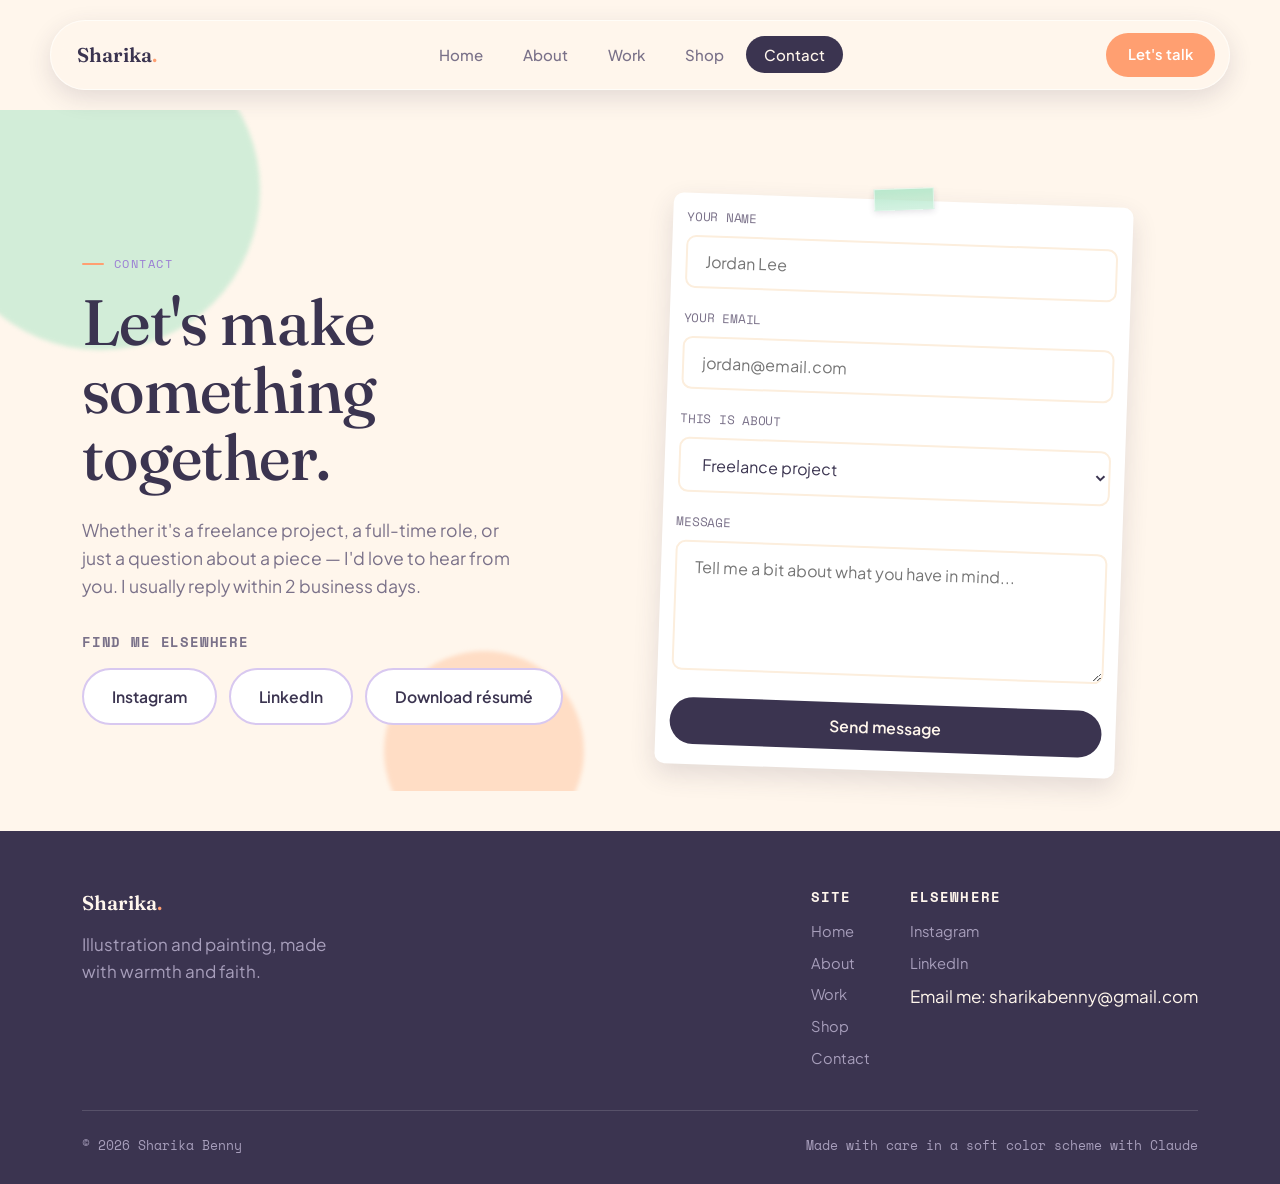
<file: contact.html>
<!DOCTYPE html>
<html lang="en">
<head>
<meta charset="UTF-8">
<meta name="viewport" content="width=device-width, initial-scale=1.0">
<title>Contact — Sharika Benny</title>
<meta name="description" content="Get in touch with illustrator and visual artist Sharika Benny about freelance work, full-time roles, or commissions.">
<link rel="preconnect" href="https://fonts.googleapis.com">
<link href="https://fonts.googleapis.com/css2?family=Fraunces:opsz,wght@9..144,400..700&family=Plus+Jakarta+Sans:wght@400;500;600;700&family=Space+Mono:wght@400;700&display=swap" rel="stylesheet">
<link rel="stylesheet" href="style.css">
<link rel="icon" href="favicon.ico" sizes="any">
<link rel="icon" type="image/png" sizes="32x32" href="Favicon.png">
</head>
<body>

<header class="site-header">
  <nav class="nav-pill wrap" style="max-width:1180px;">
    <a href="index.html" class="logo">Sharika<span class="dot">.</span></a>
    <ul class="nav-links">
      <li><a href="index.html">Home</a></li>
      <li><a href="about.html">About</a></li>
      <li><a href="work.html">Work</a></li>
      <li><a href="shop.html">Shop</a></li>
      <li><a href="contact.html" class="active">Contact</a></li>
    </ul>
    <a href="contact.html" class="nav-cta">Let's talk</a>
    <button class="nav-toggle">MENU</button>
  </nav>
</header>

<section style="padding-bottom:20px;">
  <div class="blob-field"><span class="blob b1"></span><span class="blob b3"></span></div>
  <div class="wrap" style="position:relative; z-index:1;">
    <div class="grid-2">
      <div>
        <span class="eyebrow">Contact</span>
        <h1>Let's make<br>something together.</h1>
        <p style="font-size:1.1rem; max-width:440px;">Whether it's a freelance project, a full-time role, or just a question about a piece — I'd love to hear from you. I usually reply within 2 business days.</p>

        <div style="margin-top:32px;">
          <h4 style="font-family:var(--font-label); font-size:0.85rem; text-transform:uppercase; letter-spacing:0.06em; color:var(--ink-soft); margin-bottom:14px;">Find me elsewhere</h4>
          <div style="display:flex; gap:12px; flex-wrap:wrap;">
            <a href="https://www.instagram.com/sharika_benny/" class="btn btn-secondary">Instagram</a>
            <a href="https://www.linkedin.com/in/sharika-b-89a00021a/" class="btn btn-secondary">LinkedIn</a>
            <a href="https://docs.google.com/document/d/1B8jupJB8aHjTLiYPlQEX-GIqlNUJSRAeGOKn75gfinE/edit?usp=sharing" class="btn btn-secondary">Download résumé</a>
          </div>
        </div>
      </div>

      <div class="pin-card" style="max-width:460px;">
        <span class="tape"></span>
        <form id="contact-form" action="https://formsubmit.co/sharikabenny@gmail.com" method="POST">
          <input type="hidden" name="_subject" value="New Portfolio Contact Form">
          <input type="hidden" name="_captcha" value="false">
         
          <input type="text" name="_honey" style="display:none">
          <input type="hidden" name="_template" value="table">
          <div class="form-field">
            <label for="c-name">Your name</label>
            <input type="text" id="c-name" name="name" placeholder="Jordan Lee" required>
          </div>
          <div class="form-field">
            <label for="c-email">Your email</label>
            <input type="email" id="c-email" name="email" placeholder="jordan@email.com" required>
          </div>
          <div class="form-field">
            <label for="c-reason">This is about</label>
            <select id="c-reason" name="reason">
              <option>Freelance project</option>
              <option>Full-time role</option>
              <option>A piece from the shop</option>
              <option>Something else</option>
            </select>
          </div>
          <div class="form-field">
            <label for="c-message">Message</label>
            <textarea id="c-message" name="message" placeholder="Tell me a bit about what you have in mind..." required></textarea>
          </div>
          <button type="submit" class="btn btn-primary btn-block">Send message</button>
        </form>
        <p id="success-message" class="success-message">
  ✓ Thank you! Your message has been sent. I'll get back to you within two business days.
        </p>
      </div>
    </div>
  </div>
</section>

<footer>
  <div class="wrap">
    <div class="foot-top">
      <div>
        <a href="index.html" class="logo">Sharika<span class="dot">.</span></a>
        <p style="color:var(--ink-faint); max-width:280px; margin-top:12px;">Illustration and painting, made with warmth and faith.</p>
      </div>
      <div class="foot-links">
        <div class="foot-col">
          <h4>Site</h4>
          <a href="index.html">Home</a>
          <a href="about.html">About</a>
          <a href="work.html">Work</a>
          <a href="shop.html">Shop</a>
          <a href="contact.html">Contact</a>
        </div>
        <div class="foot-col">
          <h4>Elsewhere</h4>
          <a href="https://www.instagram.com/sharika_benny/">Instagram</a>
          <a href="https://www.linkedin.com/in/sharika-b-89a00021a/">LinkedIn</a>
          Email me: sharikabenny@gmail.com
        </div>
      </div>
    </div>
    <div class="foot-bottom">
      <span>© 2026 Sharika Benny</span>
      <span>Made with care in a soft color scheme with Claude</span>
    </div>
  </div>
</footer>

<script src="script.js"></script>
</body>
</html>
</file>
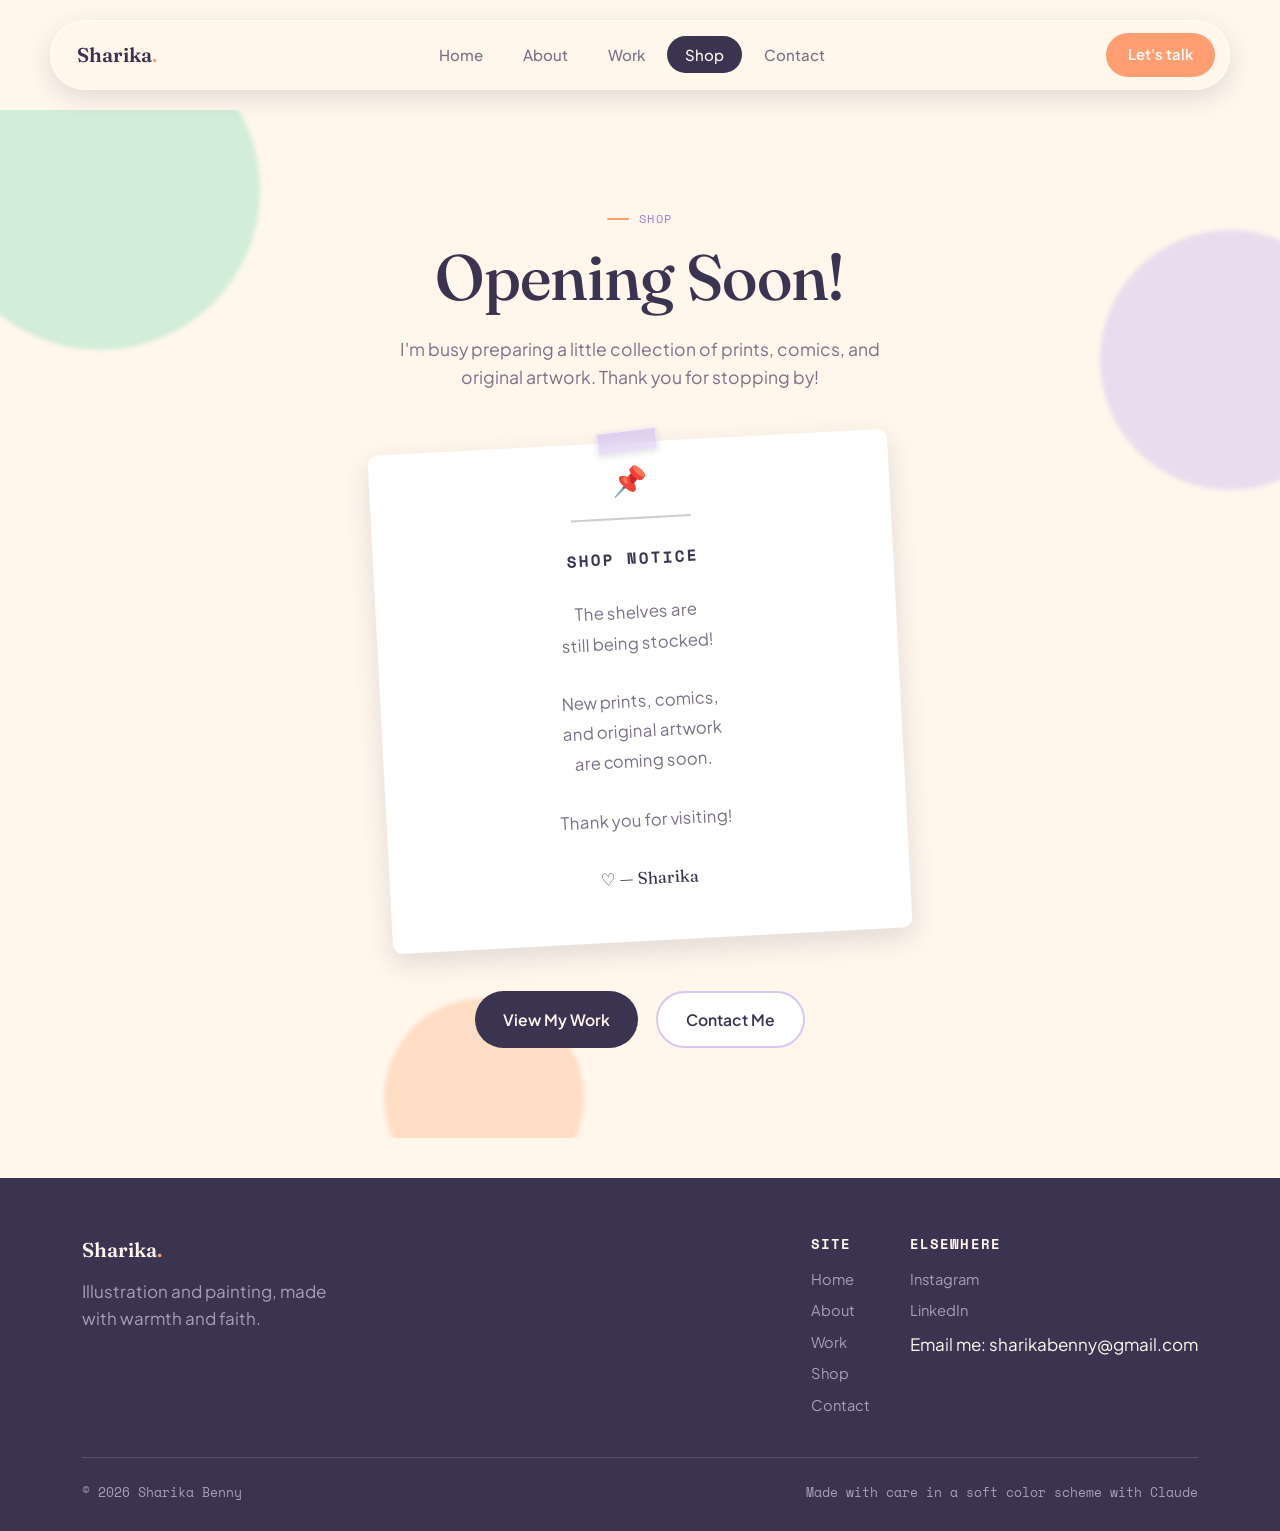
<file: shop.html>
<!DOCTYPE html>
<html lang="en">
<head>
<meta charset="UTF-8">
<meta name="viewport" content="width=device-width, initial-scale=1.0">
<title>Shop — Sharika Benny</title>
<meta name="description" content="Portfolio gallery of illustration, painting, and digital work by Juniper Cole.">
<link rel="preconnect" href="https://fonts.googleapis.com">
<link href="https://fonts.googleapis.com/css2?family=Fraunces:opsz,wght@9..144,400..700&family=Plus+Jakarta+Sans:wght@400;500;600;700&family=Space+Mono:wght@400;700&display=swap" rel="stylesheet">
<link rel="stylesheet" href="style.css">
<link rel="icon" href="favicon.ico" sizes="any">
<link rel="icon" type="image/png" sizes="32x32" href="Favicon.png">
</head>
<body>

    <header class="site-header">
  <nav class="nav-pill wrap" style="max-width:1180px;">
    <a href="index.html" class="logo">Sharika<span class="dot">.</span></a>
    <ul class="nav-links">
      <li><a href="index.html">Home</a></li>
      <li><a href="about.html">About</a></li>
      <li><a href="work.html">Work</a></li>
      <li><a href="shop.html" class="active">Shop</a></li>
      <li><a href="contact.html">Contact</a></li>
    </ul>
    <a href="contact.html" class="nav-cta">Let's talk</a>
    <button class="nav-toggle">MENU</button>
  </nav>
</header>
    
<section style="min-height:75vh; display:flex; align-items:center;">

    <div class="blob-field">
        <span class="blob b1"></span>
        <span class="blob b2"></span>
        <span class="blob b3"></span>
    </div>

    <div class="wrap" style="position:relative; z-index:1; text-align:center; max-width:700px;">

        <span class="eyebrow">Shop</span>

        <h1>Opening Soon!</h1>

        <p style="font-size:1.1rem; max-width:520px; margin:24px auto 40px;">
            I'm busy preparing a little collection of prints, comics, and
            original artwork. Thank you for stopping by!
        </p>

        <div class="pin-card opening-soon-card">

            <span class="tape"></span>

            <div class="notice-pin">📌</div>

            <div class="notice">

                <div class="notice-line"></div>

                <h2>SHOP NOTICE</h2>

                <p>
                    The shelves are<br>
                    still being stocked!
                </p>

                <p>
                    New prints, comics,<br>
                    and original artwork<br>
                    are coming soon.
                </p>

                <p>
                    Thank you for visiting!
                </p>

                <p class="signature">
                    ♡ — Sharika
                </p>

            </div>

        </div>

        <div style="display:flex; justify-content:center; gap:18px; flex-wrap:wrap; margin-top:40px;">
            <a href="work.html" class="btn btn-primary">View My Work</a>
            <a href="contact.html" class="btn btn-secondary">Contact Me</a>
        </div>

    </div>

</section>

    <footer>
  <div class="wrap">
    <div class="foot-top">
      <div>
        <a href="index.html" class="logo">Sharika<span class="dot">.</span></a>
        <p style="color:var(--ink-faint); max-width:280px; margin-top:12px;">Illustration and painting, made with warmth and faith.</p>
      </div>
      <div class="foot-links">
        <div class="foot-col">
          <h4>Site</h4>
          <a href="index.html">Home</a>
          <a href="about.html">About</a>
          <a href="work.html">Work</a>
          <a href="shop.html">Shop</a>
          <a href="contact.html">Contact</a>
        </div>
        <div class="foot-col">
          <h4>Elsewhere</h4>
          <a href="https://www.instagram.com/sharika_benny/">Instagram</a>
          <a href="https://www.linkedin.com/in/sharika-b-89a00021a/">LinkedIn</a>
          Email me: sharikabenny@gmail.com
        </div>
      </div>
    </div>
    <div class="foot-bottom">
      <span>© 2026 Sharika Benny</span>
      <span>Made with care in a soft color scheme with Claude</span>
    </div>
  </div>
</footer>

<script src="script.js"></script>
</body>
</html>
</file>
<file: style.css>
/* =========================================================
   ART PORTFOLIO — DESIGN SYSTEM
   Palette: peach / mint / lavender, warm cream base
   Display: Fraunces · Body: Plus Jakarta Sans · Labels: Space Mono
   Signature element: pinned "corkboard" cards (rotated + washi tape)
   ========================================================= */

/* ---------- Opening Soon ---------- */

.opening-soon-card{
    max-width:520px;
    margin:50px auto;
    padding:45px;
    text-align:center;
    position:relative;
}

.notice-pin{
    font-size:1.8rem;
    margin-bottom:15px;
}

.notice{
    font-family:"Plus Jakarta Sans",sans-serif;
    color:var(--ink);
}

.notice-line{
    width:120px;
    height:2px;
    background:var(--ink);
    margin:0 auto 30px;
    opacity:.25;
}

.notice h2{
    font-family:"Space Mono",monospace;
    font-size:1rem;
    letter-spacing:2px;
    margin-bottom:30px;
}

.notice p{
    margin-bottom:28px;
    line-height:1.8;
    font-size:1.05rem;
}

.signature{
    font-family:"Fraunces",serif;
    font-size:1.2rem;
    color:var(--lavender-dark);
}

:root {
  /* Color tokens */
  --cream: #FFF6EC;
  --cream-deep: #FCEEDD;
  --peach: #FFC9A6;
  --peach-deep: #FF9F71;
  --mint: #AEE6C8;
  --mint-deep: #63B892;
  --lavender: #D8C8F0;
  --lavender-deep: #9B7FD4;
  --ink: #3B3450;
  --ink-soft: #7A7189;
  --ink-faint: #A79EBB;
  --white: #FFFFFF;
  --shadow: rgba(59, 52, 80, 0.14);

  /* Type */
  --font-display: "Fraunces", "Georgia", serif;
  --font-body: "Plus Jakarta Sans", "Segoe UI", sans-serif;
  --font-label: "Space Mono", "Courier New", monospace;

  /* Layout */
  --max-width: 1180px;
  --radius-lg: 28px;
  --radius-md: 18px;
  --radius-sm: 10px;
}

* { box-sizing: border-box; }
html { scroll-behavior: smooth; }

body {
  margin: 0;
  background: var(--cream);
  color: var(--ink);
  font-family: var(--font-body);
  font-size: 17px;
  line-height: 1.6;
  -webkit-font-smoothing: antialiased;
  overflow-x: hidden;
}

img { max-width: 100%; display: block; }
a { color: inherit; text-decoration: none; }

.wrap {
  max-width: var(--max-width);
  margin: 0 auto;
  padding: 0 32px;
}

h1, h2, h3, h4 {
  font-family: var(--font-display);
  font-weight: 600;
  margin: 0 0 0.4em;
  color: var(--ink);
  letter-spacing: -0.01em;
}

h1 { font-size: clamp(2.6rem, 5vw, 4.4rem); font-weight: 500; line-height: 1.05; }
h2 { font-size: clamp(1.9rem, 3.4vw, 2.7rem); line-height: 1.15; }
h3 { font-size: 1.35rem; }

p { margin: 0 0 1em; color: var(--ink-soft); }

.eyebrow {
  font-family: var(--font-label);
  font-size: 0.78rem;
  letter-spacing: 0.12em;
  text-transform: uppercase;
  color: var(--lavender-deep);
  display: inline-flex;
  align-items: center;
  gap: 10px;
  margin-bottom: 14px;
}
.eyebrow::before {
  content: "";
  width: 22px;
  height: 2px;
  background: var(--peach-deep);
  display: inline-block;
  border-radius: 2px;
}

/* Reduced motion respect */
@media (prefers-reduced-motion: reduce) {
  html { scroll-behavior: auto; }
  * { animation-duration: 0.001ms !important; animation-iteration-count: 1 !important; transition-duration: 0.001ms !important; }
}

/* =========================================================
   AMBIENT BACKGROUND BLOBS
   ========================================================= */
.blob-field {
  position: absolute;
  inset: 0;
  overflow: hidden;
  z-index: 0;
  pointer-events: none;
}
.blob {
  position: absolute;
  border-radius: 50%;
  filter: blur(2px);
  opacity: 0.55;
  animation: float 16s ease-in-out infinite;
}
.blob.b1 { width: 320px; height: 320px; background: var(--mint); top: -80px; left: -60px; animation-delay: 0s; }
.blob.b2 { width: 260px; height: 260px; background: var(--lavender); top: 120px; right: -80px; animation-delay: -4s; }
.blob.b3 { width: 200px; height: 200px; background: var(--peach); bottom: -60px; left: 30%; animation-delay: -8s; }

@keyframes float {
  0%, 100% { transform: translate(0, 0) scale(1); }
  33% { transform: translate(18px, -24px) scale(1.05); }
  66% { transform: translate(-14px, 14px) scale(0.97); }
}

/* =========================================================
   NAVIGATION — soft pill, sticky
   ========================================================= */
.site-header {
  position: sticky;
  top: 0;
  z-index: 100;
  padding: 20px 0;
}
.nav-pill {
  max-width: var(--max-width);
  margin: 0 auto;
  padding: 12px 14px 12px 26px;
  background: rgba(255, 246, 236, 0.78);
  backdrop-filter: blur(14px);
  -webkit-backdrop-filter: blur(14px);
  border: 1px solid rgba(255, 255, 255, 0.6);
  border-radius: 100px;
  display: flex;
  align-items: center;
  justify-content: space-between;
  box-shadow: 0 8px 24px var(--shadow);
}
.logo {
  font-family: var(--font-display);
  font-size: 1.25rem;
  font-weight: 600;
  color: var(--ink);
}
.logo .dot { color: var(--peach-deep); }

.nav-links {
  display: flex;
  align-items: center;
  gap: 4px;
  list-style: none;
  margin: 0;
  padding: 0;
}
.nav-links a {
  padding: 9px 18px;
  border-radius: 100px;
  font-size: 0.94rem;
  font-weight: 500;
  color: var(--ink-soft);
  transition: background 0.2s ease, color 0.2s ease;
}
.nav-links a:hover { background: var(--mint); color: var(--ink); }
.nav-links a.active { background: var(--ink); color: var(--cream); }

.nav-cta {
  background: var(--peach-deep);
  color: var(--white);
  padding: 10px 22px;
  border-radius: 100px;
  font-weight: 600;
  font-size: 0.92rem;
  white-space: nowrap;
  transition: transform 0.2s ease, box-shadow 0.2s ease;
}
.nav-cta:hover { transform: translateY(-2px); box-shadow: 0 8px 18px var(--shadow); }

.nav-toggle { display: none; }

@media (max-width: 780px) {
  .nav-links { display: none; }
  .nav-toggle {
    display: inline-flex;
    background: none;
    border: none;
    font-family: var(--font-label);
    font-size: 0.85rem;
    color: var(--ink);
    cursor: pointer;
  }
  .nav-pill.open .nav-links {
    display: flex;
    flex-direction: column;
    position: absolute;
    top: 74px;
    left: 20px;
    right: 20px;
    background: var(--white);
    border-radius: var(--radius-md);
    padding: 12px;
    box-shadow: 0 12px 30px var(--shadow);
  }
  .nav-links a { width: 100%; text-align: center; }
}

/* =========================================================
   BUTTONS
   ========================================================= */
.btn {
  display: inline-flex;
  align-items: center;
  gap: 8px;
  padding: 14px 28px;
  border-radius: 100px;
  font-weight: 600;
  font-size: 0.98rem;
  border: none;
  cursor: pointer;
  transition: transform 0.2s ease, box-shadow 0.2s ease, background 0.2s ease;
  font-family: var(--font-body);
}
.btn-primary { background: var(--ink); color: var(--cream); }
.btn-primary:hover { transform: translateY(-2px); box-shadow: 0 10px 22px var(--shadow); }
.btn-secondary { background: var(--white); color: var(--ink); border: 2px solid var(--lavender); }
.btn-secondary:hover { background: var(--lavender); transform: translateY(-2px); }
.btn-block { width: 100%; justify-content: center; }

/* =========================================================
   SIGNATURE ELEMENT — PINNED CORKBOARD CARD
   Rotated cards with a washi-tape strip, like pinned to a studio wall.
   Straightens and lifts on hover.
   ========================================================= */
.pin-card {
  position: relative;
  background: var(--white);
  border-radius: var(--radius-sm);
  padding: 14px 14px 20px;
  box-shadow: 0 10px 26px var(--shadow);
  transition: transform 0.35s cubic-bezier(.2,.8,.2,1), box-shadow 0.35s ease;
  cursor: pointer;
}
.pin-card .art-thumb img {
    width: 100%;
    height: 100%;
    display: block;
    object-fit: cover;
}
.pin-card .art-thumb a {
    display: block;
    width: 100%;
    height: 100%;
}
.pin-card:nth-child(3n+1) { transform: rotate(-3deg); }
.pin-card:nth-child(3n+2) { transform: rotate(2deg); }
.pin-card:nth-child(3n)   { transform: rotate(-1.5deg); }
.pin-card:hover {
  transform: rotate(0deg) translateY(-8px) scale(1.02);
  box-shadow: 0 20px 40px var(--shadow);
  z-index: 5;
}
.pin-card .tape {
  position: absolute;
  top: -12px;
  left: 50%;
  transform: translateX(-50%) rotate(-4deg);
  width: 60px;
  height: 22px;
  background: linear-gradient(180deg, rgba(216,200,240,0.85), rgba(216,200,240,0.55));
  border: 1px solid rgba(255,255,255,0.5);
  box-shadow: 0 2px 6px var(--shadow);
}
.pin-card:nth-child(3n+2) .tape { background: linear-gradient(180deg, rgba(174,230,200,0.85), rgba(174,230,200,0.55)); }
.pin-card:nth-child(3n) .tape { background: linear-gradient(180deg, rgba(255,201,166,0.85), rgba(255,201,166,0.55)); }

.pin-card .art-thumb {
  width: 100%;
  aspect-ratio: 4 / 3.1;
  border-radius: 6px;
  overflow: hidden;
  margin-bottom: 12px;
  position: relative;
}
.pin-card .art-thumb svg { width: 100%; height: 100%; display: block; }

.pin-card .pin-title { font-family: var(--font-display); font-size: 1.05rem; margin-bottom: 2px; }
.pin-card .pin-meta { font-family: var(--font-label); font-size: 0.72rem; color: var(--ink-faint); text-transform: uppercase; letter-spacing: 0.06em; }

/* =========================================================
   TAG PILLS
   ========================================================= */
.tag {
  display: inline-flex;
  padding: 6px 16px;
  border-radius: 100px;
  font-family: var(--font-label);
  font-size: 0.76rem;
  letter-spacing: 0.04em;
  background: var(--mint);
  color: var(--ink);
  margin: 0 6px 6px 0;
}
.tag.is-lav { background: var(--lavender); }
.tag.is-peach { background: var(--peach); }

/* =========================================================
   SECTIONS
   ========================================================= */
section { padding: 90px 0; position: relative; }
.section-tight { padding: 60px 0; }
.section-header { max-width: 640px; margin-bottom: 48px; }
.section-header.center { margin-left: auto; margin-right: auto; text-align: center; }

/* =========================================================
   FOOTER
   ========================================================= */
footer {
  background: var(--ink);
  color: var(--cream);
  padding: 56px 0 28px;
  margin-top: 40px;
}
footer .foot-top {
  display: flex;
  justify-content: space-between;
  align-items: flex-start;
  flex-wrap: wrap;
  gap: 32px;
  padding-bottom: 32px;
  border-bottom: 1px solid rgba(255,255,255,0.14);
}
footer .logo { color: var(--cream); }
footer .foot-links { display: flex; gap: 40px; flex-wrap: wrap; }
footer .foot-col h4 { color: var(--cream); font-size: 0.85rem; font-family: var(--font-label); text-transform: uppercase; letter-spacing: 0.08em; margin-bottom: 12px; }
footer .foot-col a { display: block; color: var(--ink-faint); margin-bottom: 8px; font-size: 0.92rem; transition: color 0.2s ease; }
footer .foot-col a:hover { color: var(--peach); }
footer .foot-bottom {
  padding-top: 24px;
  display: flex;
  justify-content: space-between;
  flex-wrap: wrap;
  gap: 12px;
  font-size: 0.82rem;
  color: var(--ink-faint);
  font-family: var(--font-label);
}

/* =========================================================
   LIGHTBOX
   ========================================================= */

.lightbox{
    position:fixed;
    inset:0;
    display:none;
    justify-content:center;
    align-items:center;
    padding:50px;
    background:rgba(0,0,0,.75);
    backdrop-filter:blur(6px);
    z-index:9999;
}

.lightbox.show{
    display:flex;
}

.lightbox-inner{
    position:relative;

    display:flex;
    flex-direction:column;
    align-items:center;

    width:fit-content;
    height:fit-content;

    max-width:88vw;
    max-height:92vh;

    padding:20px;

    background:white;
    border-radius:28px;

    overflow:visible; /* let the prev/next/close buttons hang outside */
}

/* Scrolling now happens on this inner wrapper instead of .lightbox-inner,
   so mixing overflow-y:auto with overflow-x:visible on the same box
   (which browsers silently force to auto/auto, clipping the buttons)
   is avoided. */
.lightbox-scroll{
    width:100%;
    max-height:calc(92vh - 40px);
    overflow-y:auto;
    overflow-x:hidden;
    display:flex;
    flex-direction:column;
    align-items:center;
}

.lightbox-image{
    width:100%;
    display:flex;
    justify-content:center;
    align-items:center;
}

#lightbox-img{
    display:block;
    width:auto;
    height:auto;

    max-width:calc(88vw - 40px);
    max-height:calc(92vh - 170px);

    object-fit:contain;
}

.lightbox-caption{
    width:100%;
    max-width:720px;

    margin-top:30px;

    text-align:center;
}

.lightbox-sidebar{
    width:100%;
    max-width:720px;
}

#lightbox-title{
    margin-bottom:10px;
}

#lightbox-meta{
    color:var(--ink-soft);
    margin-bottom:24px;

    font-family:var(--font-label);
    text-transform:uppercase;
    letter-spacing:.08em;
    font-size:.8rem;
}

#lightbox-desc{
    line-height:1.8;
    margin-bottom:25px;
}

.pdf-link{
    display:inline-flex;
    align-items:center;
    gap:10px;

    padding:14px 28px;

    border-radius:999px;

    background:var(--ink);
    color:white;

    font-weight:600;

    transition:.25s;
}

.pdf-link:hover{
    transform:translateY(-2px);
    box-shadow:0 10px 24px rgba(0,0,0,.18);
}
.lightbox-close{

    position:absolute;

    top:-18px;
    right:-18px;

    width:48px;
    height:48px;

    border:none;

    border-radius:50%;

    background:white;

    font-size:28px;

    cursor:pointer;

    z-index:10;

}

.lightbox-prev,
.lightbox-next{

    position:absolute;

    top:50%;

    transform:translateY(-50%);

    width:56px;
    height:56px;

    border:none;

    border-radius:50%;

    background:rgba(255,255,255,.96);;

    font-size:28px;

    cursor:pointer;

    z-index:10;

}

.lightbox-prev{
    left:-76px;
}

.lightbox-next{
    right:-76px;
}

/* Mobile */

@media (max-width:900px){

.lightbox-inner{

    flex-direction:column;

    width:95vw;

    max-height:90vh;

}

.lightbox-scroll{

    max-height:calc(90vh - 40px);

}

.lightbox-sidebar{

    width:100%;

}

.lightbox-prev{

    left:10px;

}

.lightbox-next{

    right:10px;

}

.lightbox-close{

    top:10px;
    right:10px;

}

#lightbox-img{

    max-height:60vh;

}

}

/* =========================================================
   FORMS
   ========================================================= */
.form-field { margin-bottom: 20px; }
.form-field label {
  display: block;
  font-family: var(--font-label);
  font-size: 0.78rem;
  text-transform: uppercase;
  letter-spacing: 0.06em;
  color: var(--ink-soft);
  margin-bottom: 8px;
}
.form-field input,
.form-field textarea,
.form-field select {
  width: 100%;
  padding: 14px 18px;
  border-radius: var(--radius-sm);
  border: 2px solid var(--cream-deep);
  background: var(--white);
  font-family: var(--font-body);
  font-size: 1rem;
  color: var(--ink);
  transition: border-color 0.2s ease;
}
.form-field input:focus,
.form-field textarea:focus,
.form-field select:focus {
  outline: none;
  border-color: var(--lavender-deep);
}
.form-field textarea { resize: vertical; min-height: 130px; }

/* Visible keyboard focus for accessibility */
a:focus-visible, button:focus-visible, input:focus-visible, textarea:focus-visible, select:focus-visible {
  outline: 3px solid var(--lavender-deep);
  outline-offset: 2px;
}

/* =========================================================
   UTILITY GRIDS
   ========================================================= */
.grid-2 { display: grid; grid-template-columns: 1fr 1fr; gap: 48px; align-items: center; }
.grid-3 { display: grid; grid-template-columns: repeat(3, 1fr); gap: 28px; }
.grid-4 { display: grid; grid-template-columns: repeat(4, 1fr); gap: 24px; }

@media (max-width: 900px) {
  .grid-2 { grid-template-columns: 1fr; gap: 32px; }
  .grid-3 { grid-template-columns: repeat(2, 1fr); }
  .grid-4 { grid-template-columns: repeat(2, 1fr); }
}
@media (max-width: 560px) {
  .grid-3, .grid-4 { grid-template-columns: 1fr; }
  .wrap { padding: 0 20px; }
  section { padding: 60px 0; }
}

/* Filter tabs (Work page) */
.filter-row {
  display: flex;
  gap: 10px;
  flex-wrap: wrap;
  margin-bottom: 40px;
}
.filter-btn {
  padding: 10px 20px;
  border-radius: 100px;
  border: 2px solid var(--cream-deep);
  background: var(--white);
  font-family: var(--font-label);
  font-size: 0.8rem;
  letter-spacing: 0.03em;
  cursor: pointer;
  transition: all 0.2s ease;
}
.filter-btn:hover { border-color: var(--lavender); }
.filter-btn.active { background: var(--ink); color: var(--cream); border-color: var(--ink); }

.hidden { display: none !important; }

/* Toast confirmation */
.toast {
  position: fixed;
  bottom: 30px;
  left: 50%;
  transform: translateX(-50%) translateY(20px);
  background: var(--ink);
  color: var(--cream);
  padding: 16px 28px;
  border-radius: 100px;
  font-size: 0.92rem;
  box-shadow: 0 12px 30px rgba(0,0,0,0.25);
  opacity: 0;
  pointer-events: none;
  transition: all 0.3s ease;
  z-index: 300;
}
.toast.show { opacity: 1; transform: translateX(-50%) translateY(0); pointer-events: auto; }

.success-message {
    display: none;
    margin-top: 20px;
    padding: 16px 18px;
    border-radius: 12px;
    background: #e8f8ee;
    color: #20643b;
    font-weight: 600;
    line-height: 1.5;
}

.process-grid{

display:flex;
align-items:center;
justify-content:center;
gap:24px;
flex-wrap:wrap;

margin-top:50px;

}

.process-card{
    width:340px;
    aspect-ratio:1 / 1;

    padding:32px;

    display:flex;
    flex-direction:column;
    justify-content:center;

    text-align:left;

    transition:.25s ease;
}

.process-card:nth-child(1){
    transform:rotate(-0.8deg);
}

.process-card:nth-child(2){
    transform:rotate(0.6deg);
}

.process-card:nth-child(3){
    transform:rotate(-0.5deg);
}

.process-card:hover{

transform:translateY(-8px) rotate(0deg);

}

.process-number{
    font-family: var(--font-display);
    font-size: 3rem;
    color: var(--lavender-deep);
    margin-bottom: 12px;
}
.process-card h3{

margin-bottom:14px;

}

.process-arrow{

font-size:2rem;

opacity:.45;

user-select:none;

}

@media(max-width:900px){

.process-grid{

flex-direction:column;

}

.process-arrow{

transform:rotate(90deg);

}

}
</file>
